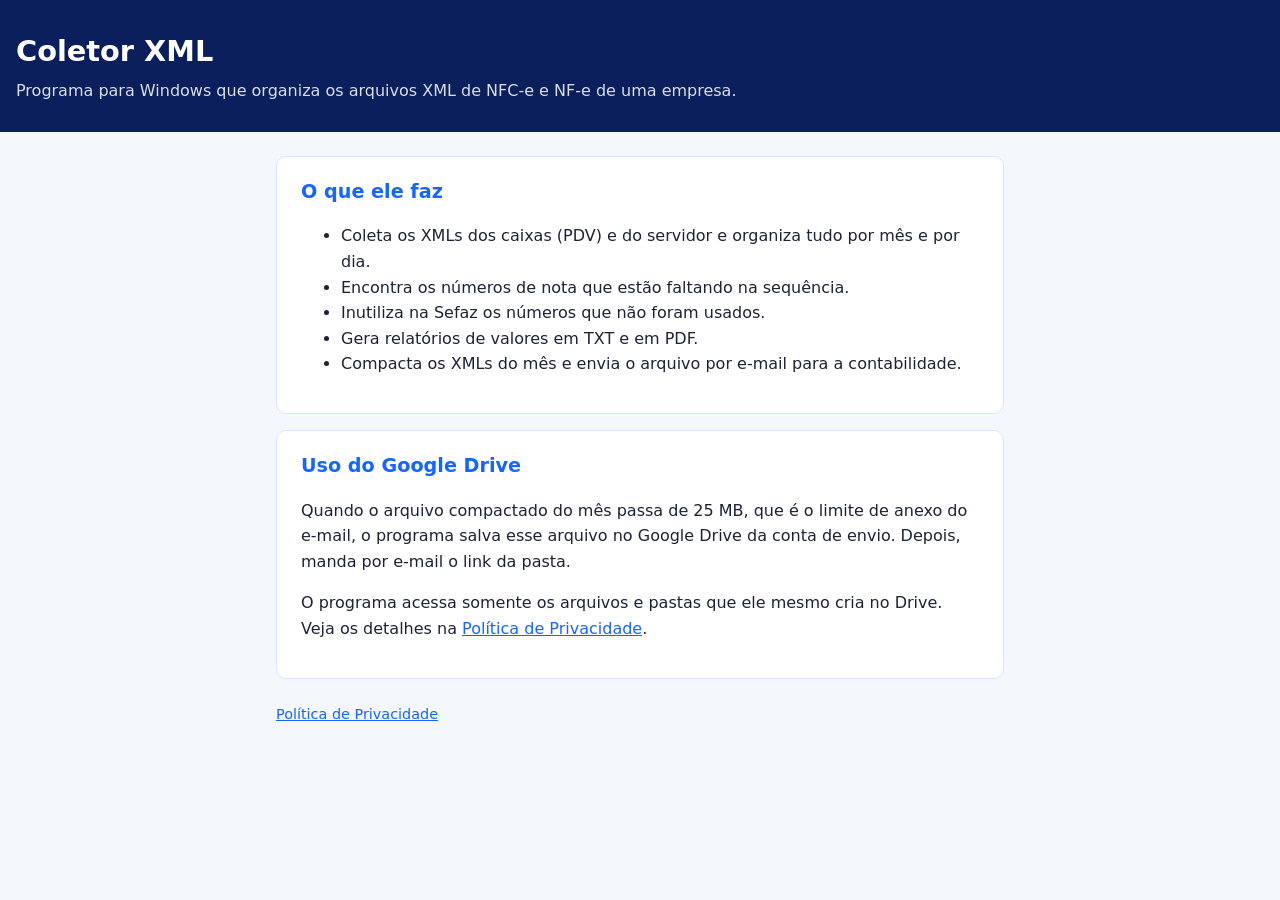
<file: docs/index.html>
<!DOCTYPE html>
<html lang="pt-BR">
<head>
	<meta charset="UTF-8">
	<meta name="viewport" content="width=device-width, initial-scale=1">
	<title>Coletor XML</title>
	<meta name="description" content="Programa para Windows que organiza os arquivos XML de NFC-e e NF-e de uma empresa.">
	<link rel="stylesheet" href="style.css">
</head>
<body>
	<header>
		<h1>Coletor XML</h1>
		<p>Programa para Windows que organiza os arquivos XML de NFC-e e NF-e de uma empresa.</p>
	</header>

	<main>
		<section>
			<h2>O que ele faz</h2>
			<ul>
				<li>Coleta os XMLs dos caixas (PDV) e do servidor e organiza tudo por mês e por dia.</li>
				<li>Encontra os números de nota que estão faltando na sequência.</li>
				<li>Inutiliza na Sefaz os números que não foram usados.</li>
				<li>Gera relatórios de valores em TXT e em PDF.</li>
				<li>Compacta os XMLs do mês e envia o arquivo por e-mail para a contabilidade.</li>
			</ul>
		</section>

		<section>
			<h2>Uso do Google Drive</h2>
			<p>
				Quando o arquivo compactado do mês passa de 25 MB, que é o limite de anexo do e-mail, o programa salva esse arquivo
				no Google Drive da conta de envio. Depois, manda por e-mail o link da pasta.
			</p>
			<p>
				O programa acessa somente os arquivos e pastas que ele mesmo cria no Drive. Veja os detalhes na
				<a href="privacidade.html">Política de Privacidade</a>.
			</p>
		</section>
	</main>

	<footer>
		<a href="privacidade.html">Política de Privacidade</a>
	</footer>
</body>
</html>
</file>
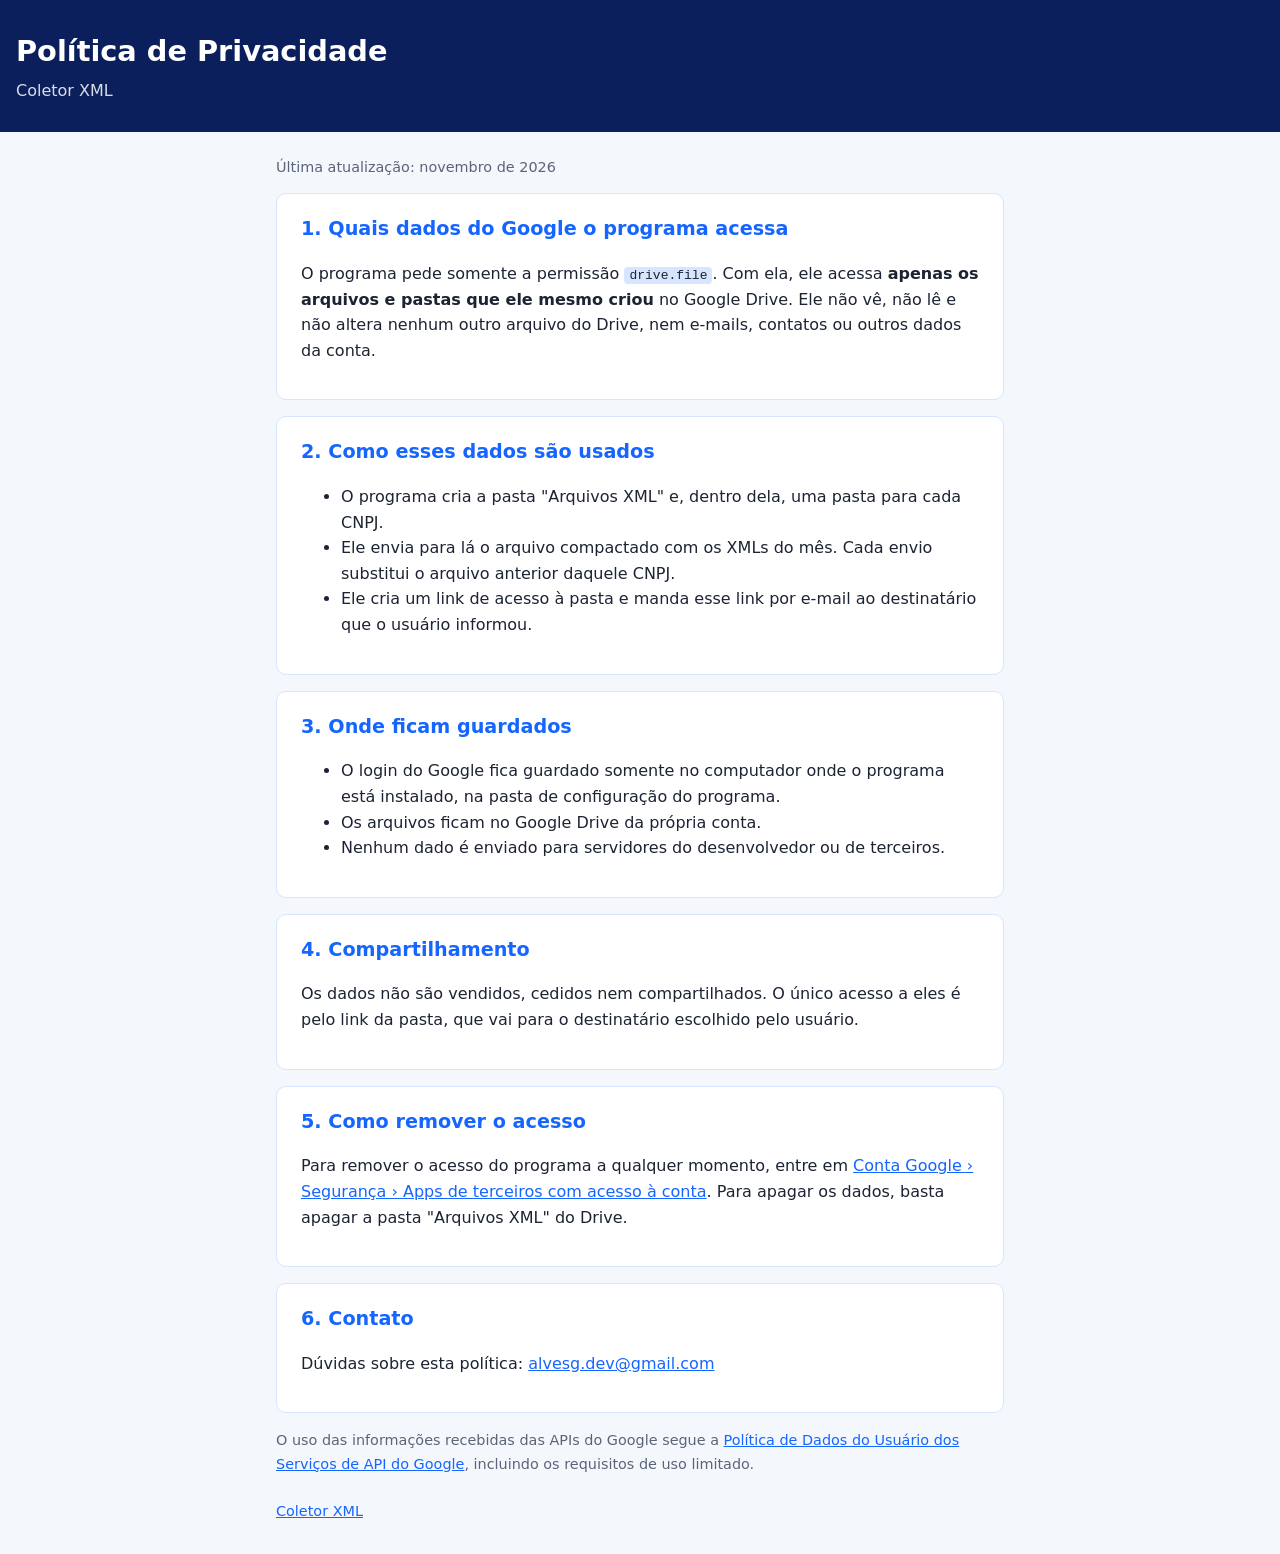
<file: docs/privacidade.html>
<!DOCTYPE html>
<html lang="pt-BR">
<head>
	<meta charset="UTF-8">
	<meta name="viewport" content="width=device-width, initial-scale=1">
	<title>Política de Privacidade - Coletor XML</title>
	<meta name="description" content="Como o Coletor XML usa os dados da conta Google.">
	<link rel="stylesheet" href="style.css">
</head>
<body>
	<header>
		<h1>Política de Privacidade</h1>
		<p>Coletor XML</p>
	</header>

	<main>
		<p class="muted">Última atualização: novembro de 2026</p>

		<section>
			<h2>1. Quais dados do Google o programa acessa</h2>
			<p>
				O programa pede somente a permissão <code>drive.file</code>. Com ela, ele acessa
				<strong>apenas os arquivos e pastas que ele mesmo criou</strong> no Google Drive.
				Ele não vê, não lê e não altera nenhum outro arquivo do Drive, nem e-mails, contatos ou outros dados da conta.
			</p>
		</section>

		<section>
			<h2>2. Como esses dados são usados</h2>
			<ul>
				<li>O programa cria a pasta "Arquivos XML" e, dentro dela, uma pasta para cada CNPJ.</li>
				<li>Ele envia para lá o arquivo compactado com os XMLs do mês. Cada envio substitui o arquivo anterior daquele CNPJ.</li>
				<li>Ele cria um link de acesso à pasta e manda esse link por e-mail ao destinatário que o usuário informou.</li>
			</ul>
		</section>

		<section>
			<h2>3. Onde ficam guardados</h2>
			<ul>
				<li>O login do Google fica guardado somente no computador onde o programa está instalado, na pasta de configuração do programa.</li>
				<li>Os arquivos ficam no Google Drive da própria conta.</li>
				<li>Nenhum dado é enviado para servidores do desenvolvedor ou de terceiros.</li>
			</ul>
		</section>

		<section>
			<h2>4. Compartilhamento</h2>
			<p>
				Os dados não são vendidos, cedidos nem compartilhados. O único acesso a eles é pelo link da pasta,
				que vai para o destinatário escolhido pelo usuário.
			</p>
		</section>

		<section>
			<h2>5. Como remover o acesso</h2>
			<p>
				Para remover o acesso do programa a qualquer momento, entre em
				<a href="https://myaccount.google.com/connections">Conta Google › Segurança › Apps de terceiros com acesso à conta</a>.
				Para apagar os dados, basta apagar a pasta "Arquivos XML" do Drive.
			</p>
		</section>

		<section>
			<h2>6. Contato</h2>
			<p>Dúvidas sobre esta política: <a href="mailto:alvesg.dev@gmail.com">alvesg.dev@gmail.com</a></p>
		</section>

		<p class="muted">
			O uso das informações recebidas das APIs do Google segue a
			<a href="https://developers.google.com/terms/api-services-user-data-policy">Política de Dados do Usuário dos Serviços de API do Google</a>,
			incluindo os requisitos de uso limitado.
		</p>
	</main>

	<footer>
		<a href="index.html">Coletor XML</a>
	</footer>
</body>
</html>
</file>
<file: docs/style.css>
:root {
	--navy: #0a1f5c;
	--blue: #1565ff;
	--bg: #f4f7fc;
	--card: #ffffff;
	--text: #1c2333;
	--muted: #5b6478;
	--line: #d7e6ff;
}

@media (prefers-color-scheme: dark) {
	:root {
		--navy: #13265a;
		--blue: #3fc8ff;
		--bg: #0a1430;
		--card: #101d42;
		--text: #e6ecf8;
		--muted: #a3b0cc;
		--line: #1f3570;
	}
}

* {
	box-sizing: border-box;
}

body {
	margin: 0;
	background: var(--bg);
	color: var(--text);
	font-family: "Segoe UI", system-ui, -apple-system, sans-serif;
	line-height: 1.6;
}

header {
	background: var(--navy);
	color: #ffffff;
	padding: 28px 16px;
}

header h1 {
	margin: 0;
	font-size: 1.8rem;
}

header p {
	margin: 4px 0 0;
	opacity: 0.85;
}

main {
	max-width: 760px;
	margin: 24px auto;
	padding: 0 16px;
}

section {
	background: var(--card);
	border: 1px solid var(--line);
	border-radius: 10px;
	padding: 20px 24px;
	margin-bottom: 16px;
}

h2 {
	margin-top: 0;
	font-size: 1.2rem;
	color: var(--blue);
}

a {
	color: var(--blue);
}

code {
	background: var(--line);
	border-radius: 4px;
	padding: 1px 5px;
}

.muted {
	color: var(--muted);
	font-size: 0.9rem;
}

footer {
	max-width: 760px;
	margin: 0 auto 32px;
	padding: 0 16px;
	color: var(--muted);
	font-size: 0.9rem;
}
</file>
